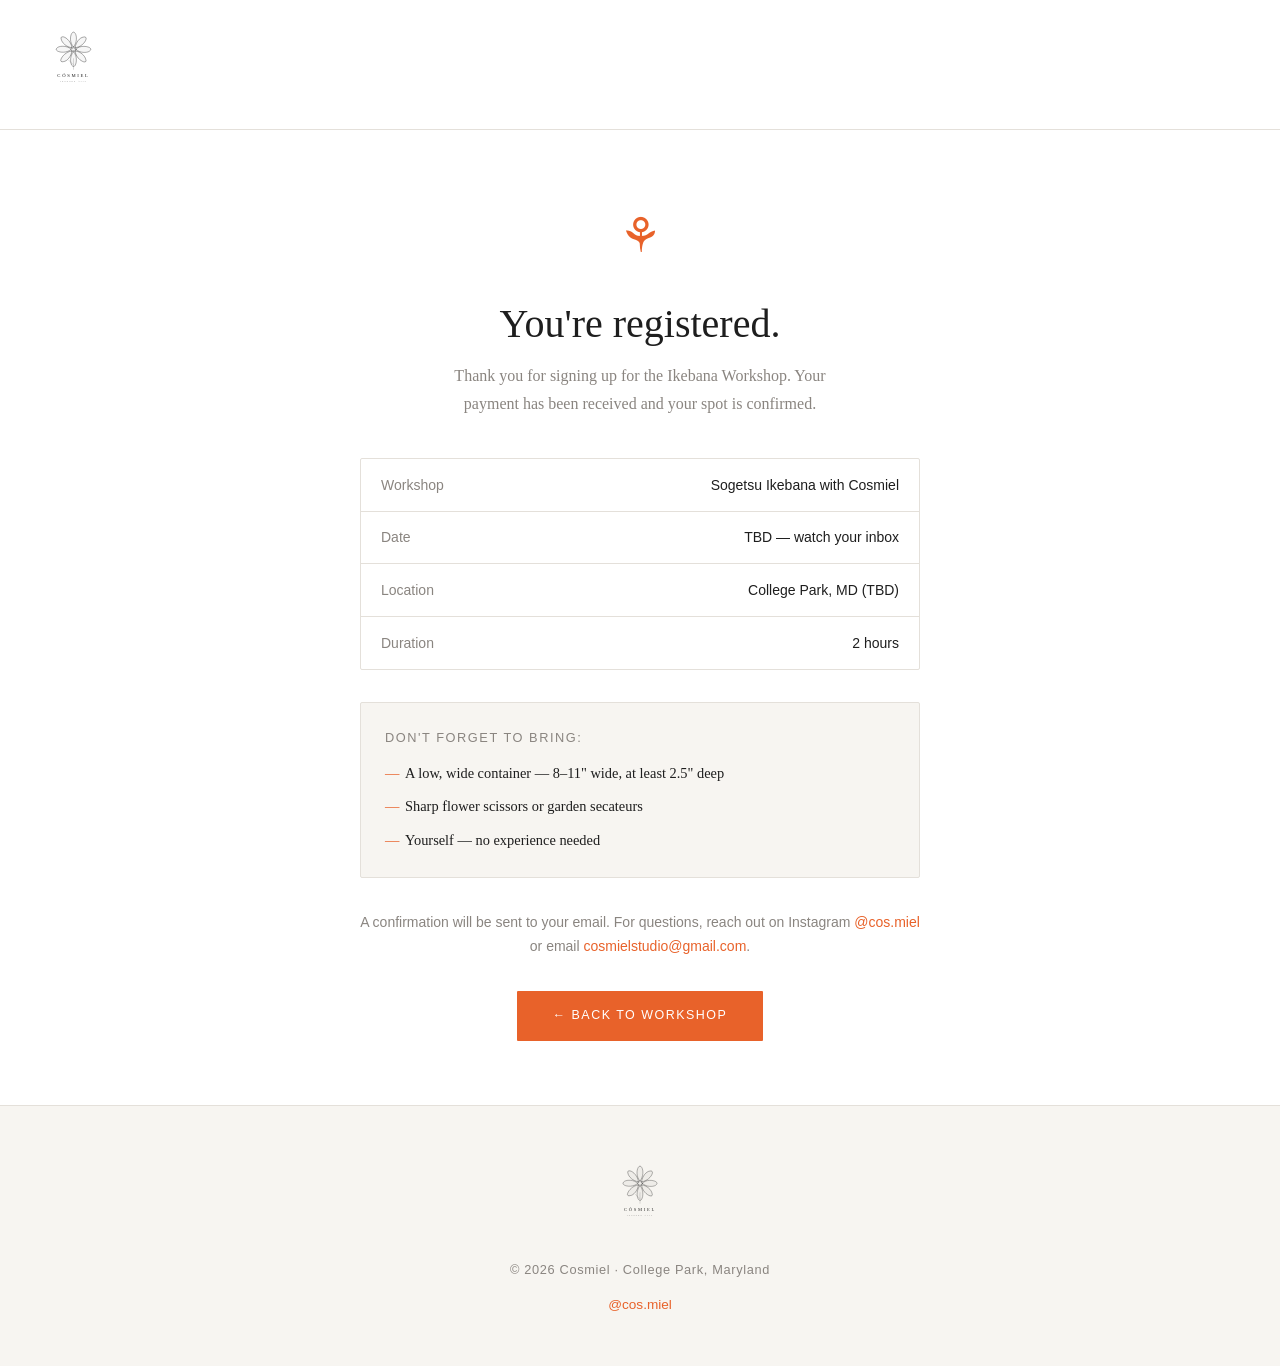
<file: confirmation.html>
<!DOCTYPE html>
<html lang="en">
<head>
  <meta charset="UTF-8" />
  <meta name="viewport" content="width=device-width, initial-scale=1.0" />
  <title>You're Registered — Cosmiel</title>
  <link rel="stylesheet" href="workshop.css" />
  <link rel="stylesheet" href="confirmation.css" />
</head>
<body>

  <header>
    <a href="index.html" class="logo-link">
      <img src="logo.svg" alt="Cosmiel logo" class="logo" />
    </a>
  </header>

  <main class="confirm-page">
    <div class="confirm-card">
      <div class="confirm-icon">⚘</div>
      <h1>You're registered.</h1>
      <p class="confirm-sub">Thank you for signing up for the Ikebana Workshop. Your payment has been received and your spot is confirmed.</p>

      <div class="confirm-details">
        <div class="summary-row">
          <span>Workshop</span>
          <span>Sogetsu Ikebana with Cosmiel</span>
        </div>
        <div class="summary-row">
          <span>Date</span>
          <span>TBD — watch your inbox</span>
        </div>
        <div class="summary-row">
          <span>Location</span>
          <span>College Park, MD (TBD)</span>
        </div>
        <div class="summary-row">
          <span>Duration</span>
          <span>2 hours</span>
        </div>
      </div>

      <div class="confirm-bring">
        <h3>Don't forget to bring:</h3>
        <ul>
          <li>A low, wide container — 8–11" wide, at least 2.5" deep</li>
          <li>Sharp flower scissors or garden secateurs</li>
          <li>Yourself — no experience needed</li>
        </ul>
      </div>

      <p class="confirm-note">A confirmation will be sent to your email. For questions, reach out on Instagram <a href="https://instagram.com/cos.miel" target="_blank">@cos.miel</a> or email <a href="mailto:cosmielstudio@gmail.com">cosmielstudio@gmail.com</a>.</p>

      <a href="workshop.html" class="btn-primary">← Back to Workshop</a>
    </div>
  </main>

  <footer>
    <img src="logo.svg" alt="Cosmiel" class="footer-logo" />
    <p>© 2026 Cosmiel · College Park, Maryland</p>
    <a href="https://instagram.com/cos.miel" target="_blank">@cos.miel</a>
  </footer>

</body>
</html>
</file>
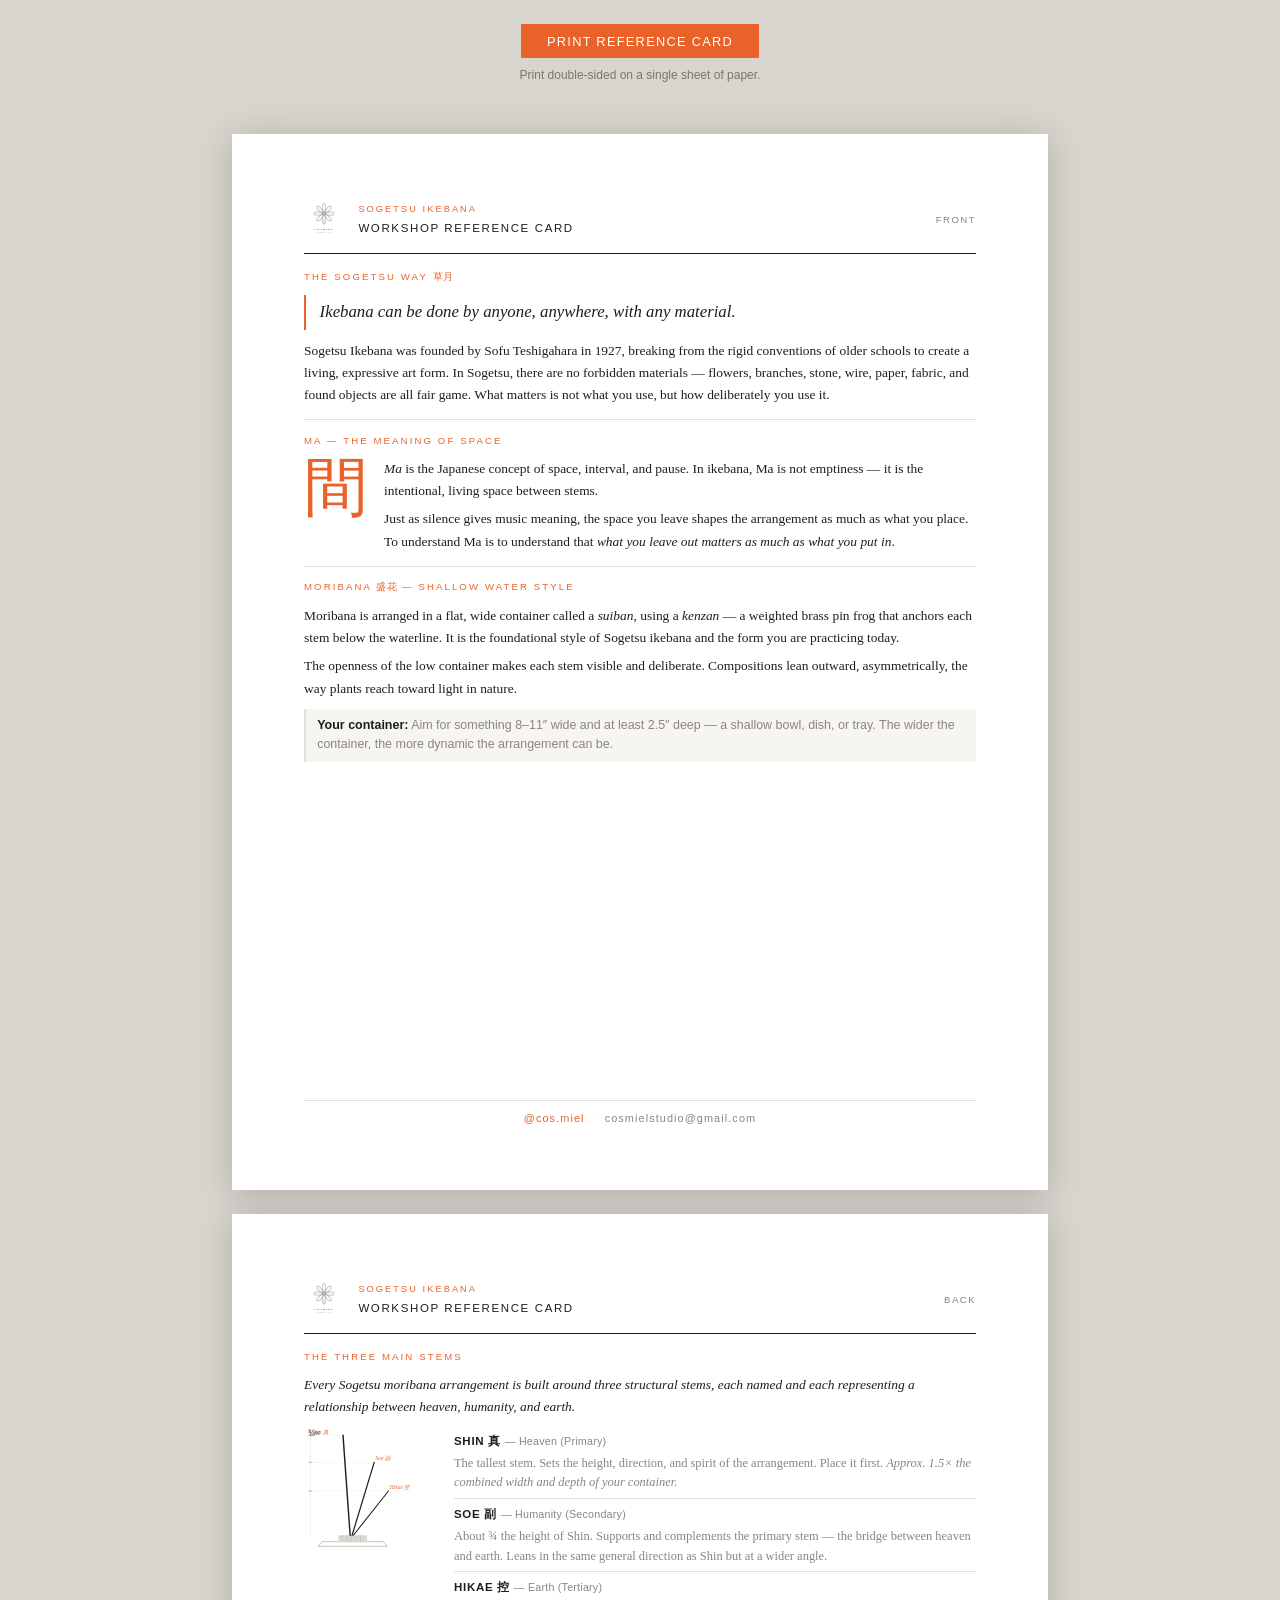
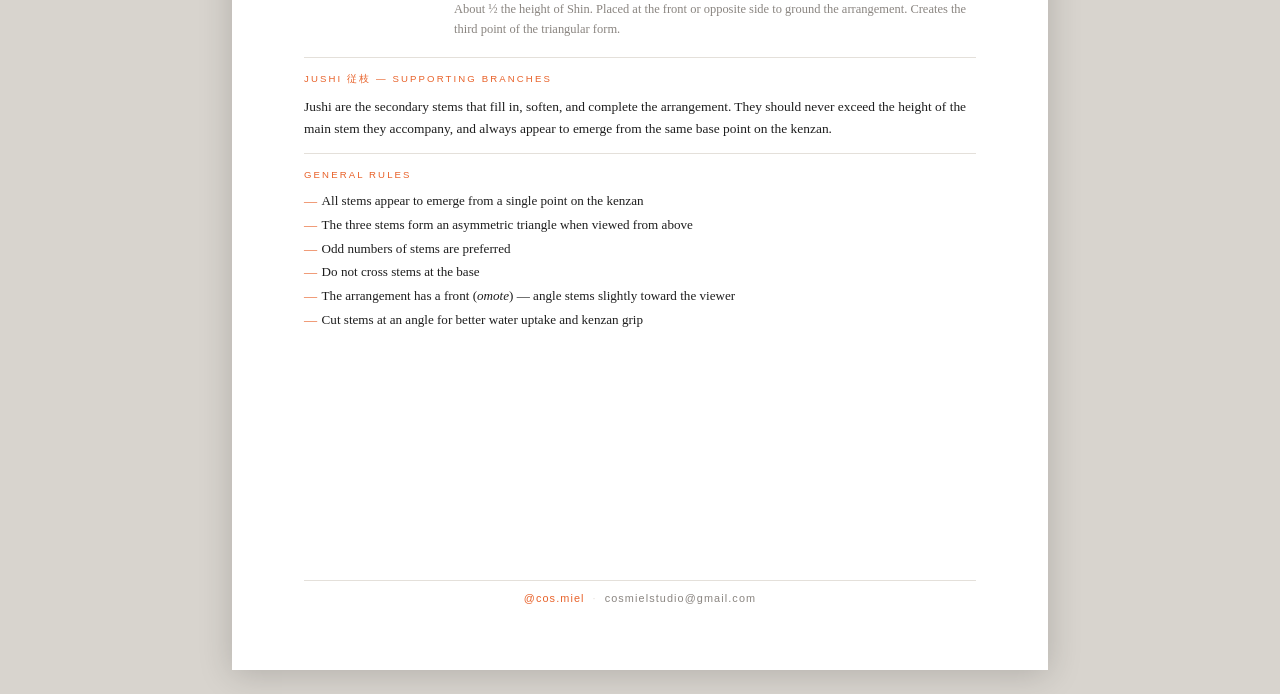
<file: reference-card.html>
<!DOCTYPE html>
<html lang="en">
<head>
  <meta charset="UTF-8" />
  <meta name="viewport" content="width=device-width, initial-scale=1.0" />
  <title>Sogetsu Ikebana Reference Card — Cosmiel</title>
  <link rel="stylesheet" href="reference-card.css" />
</head>
<body>

  <div class="screen-controls">
    <button onclick="window.print()">Print Reference Card</button>
    <p>Print double-sided on a single sheet of paper.</p>
  </div>

  <!-- FRONT -->
  <div class="card-page front">
    <header class="card-header">
      <img src="logo.svg" alt="Cosmiel" class="card-logo" />
      <div>
        <p class="card-eyebrow">Sogetsu Ikebana</p>
        <p class="card-subtitle">Workshop Reference Card</p>
      </div>
      <div class="card-header-rule"></div>
      <p class="card-side-label">Front</p>
    </header>

    <div class="card-body">

      <section class="card-section">
        <h2 class="section-heading">The Sogetsu Way <span class="kanji-inline">草月</span></h2>
        <blockquote class="principle">
          Ikebana can be done by anyone, anywhere, with any material.
        </blockquote>
        <p>Sogetsu Ikebana was founded by Sofu Teshigahara in 1927, breaking from the rigid conventions of older schools to create a living, expressive art form. In Sogetsu, there are no forbidden materials — flowers, branches, stone, wire, paper, fabric, and found objects are all fair game. What matters is not what you use, but how deliberately you use it.</p>
      </section>

      <div class="rule"></div>

      <section class="card-section ma-section">
        <h2 class="section-heading">Ma — The Meaning of Space</h2>
        <div class="ma-layout">
          <span class="kanji-large">間</span>
          <div>
            <p><em>Ma</em> is the Japanese concept of space, interval, and pause. In ikebana, Ma is not emptiness — it is the intentional, living space between stems.</p>
            <p>Just as silence gives music meaning, the space you leave shapes the arrangement as much as what you place. To understand Ma is to understand that <em>what you leave out matters as much as what you put in</em>.</p>
          </div>
        </div>
      </section>

      <div class="rule"></div>

      <section class="card-section">
        <h2 class="section-heading">Moribana <span class="kanji-inline">盛花</span> — Shallow Water Style</h2>
        <p>Moribana is arranged in a flat, wide container called a <em>suiban</em>, using a <em>kenzan</em> — a weighted brass pin frog that anchors each stem below the waterline. It is the foundational style of Sogetsu ikebana and the form you are practicing today.</p>
        <p>The openness of the low container makes each stem visible and deliberate. Compositions lean outward, asymmetrically, the way plants reach toward light in nature.</p>
        <div class="moribana-note">
          <strong>Your container:</strong> Aim for something 8–11&Prime; wide and at least 2.5&Prime; deep — a shallow bowl, dish, or tray. The wider the container, the more dynamic the arrangement can be.
        </div>
      </section>

    </div>

    <footer class="card-footer">
      <span class="footer-handle">@cos.miel</span>
      <span class="footer-dot">·</span>
      <span>cosmielstudio@gmail.com</span>
    </footer>
  </div>

  <!-- BACK -->
  <div class="card-page back">
    <header class="card-header">
      <img src="logo.svg" alt="Cosmiel" class="card-logo" />
      <div>
        <p class="card-eyebrow">Sogetsu Ikebana</p>
        <p class="card-subtitle">Workshop Reference Card</p>
      </div>
      <div class="card-header-rule"></div>
      <p class="card-side-label">Back</p>
    </header>

    <div class="card-body">

      <section class="card-section">
        <h2 class="section-heading">The Three Main Stems</h2>
        <p class="section-intro">Every Sogetsu moribana arrangement is built around three structural stems, each named and each representing a relationship between heaven, humanity, and earth.</p>

        <div class="stems-layout">

          <div class="stems-diagram">
            <svg viewBox="0 0 200 190" fill="none" xmlns="http://www.w3.org/2000/svg">
              <!-- Suiban container (side view) -->
              <line x1="28" y1="178" x2="122" y2="178" stroke="#c8c4bc" stroke-width="1.5" stroke-linecap="round"/>
              <line x1="22" y1="185" x2="128" y2="185" stroke="#c8c4bc" stroke-width="1.5" stroke-linecap="round"/>
              <line x1="28" y1="178" x2="22" y2="185" stroke="#c8c4bc" stroke-width="1.5"/>
              <line x1="122" y1="178" x2="128" y2="185" stroke="#c8c4bc" stroke-width="1.5"/>
              <!-- Kenzan (pin frog) -->
              <rect x="53" y="168" width="44" height="10" rx="1" fill="#dbd7d1"/>
              <line x1="59" y1="168" x2="59" y2="178" stroke="#b8b4ae" stroke-width="0.6"/>
              <line x1="66" y1="168" x2="66" y2="178" stroke="#b8b4ae" stroke-width="0.6"/>
              <line x1="73" y1="168" x2="73" y2="178" stroke="#b8b4ae" stroke-width="0.6"/>
              <line x1="80" y1="168" x2="80" y2="178" stroke="#b8b4ae" stroke-width="0.6"/>
              <line x1="87" y1="168" x2="87" y2="178" stroke="#b8b4ae" stroke-width="0.6"/>
              <!-- Dashed height reference lines -->
              <line x1="10" y1="14" x2="60" y2="14" stroke="#e4e0da" stroke-width="0.8" stroke-dasharray="2 2"/>
              <line x1="10" y1="56" x2="108" y2="56" stroke="#e4e0da" stroke-width="0.8" stroke-dasharray="2 2"/>
              <line x1="10" y1="100" x2="130" y2="100" stroke="#e4e0da" stroke-width="0.8" stroke-dasharray="2 2"/>
              <!-- Height axis -->
              <line x1="10" y1="14" x2="10" y2="168" stroke="#e4e0da" stroke-width="0.8"/>
              <line x1="7" y1="14" x2="13" y2="14" stroke="#8a8580" stroke-width="0.8"/>
              <line x1="7" y1="56" x2="13" y2="56" stroke="#8a8580" stroke-width="0.8"/>
              <line x1="7" y1="100" x2="13" y2="100" stroke="#8a8580" stroke-width="0.8"/>
              <!-- Shin — tallest, slight left lean -->
              <line x1="71" y1="168" x2="60" y2="14" stroke="#1e1e1e" stroke-width="2.2" stroke-linecap="round"/>
              <!-- Soe — 3/4 height, leans right -->
              <line x1="74" y1="168" x2="108" y2="56" stroke="#1e1e1e" stroke-width="1.9" stroke-linecap="round"/>
              <!-- Hikae — 1/2 height, more right -->
              <line x1="76" y1="168" x2="130" y2="100" stroke="#1e1e1e" stroke-width="1.6" stroke-linecap="round"/>
              <!-- Labels -->
              <text x="12" y="12" font-size="8.5" fill="#e8622a" font-family="Georgia, serif" font-style="italic">Shin 真</text>
              <text x="110" y="53" font-size="8.5" fill="#e8622a" font-family="Georgia, serif" font-style="italic">Soe 副</text>
              <text x="132" y="97" font-size="8.5" fill="#e8622a" font-family="Georgia, serif" font-style="italic">Hikae 控</text>
              <!-- Proportion labels -->
              <text x="14" y="13" font-size="0" fill="#8a8580">1</text>
            </svg>
            <div class="diagram-proportions">
              <span>1×</span>
              <span>¾×</span>
              <span>½×</span>
            </div>
          </div>

          <div class="stems-list">
            <div class="stem-item">
              <p class="stem-name">Shin 真 <span class="stem-role">— Heaven (Primary)</span></p>
              <p>The tallest stem. Sets the height, direction, and spirit of the arrangement. Place it first. <em>Approx. 1.5× the combined width and depth of your container.</em></p>
            </div>
            <div class="stem-divider"></div>
            <div class="stem-item">
              <p class="stem-name">Soe 副 <span class="stem-role">— Humanity (Secondary)</span></p>
              <p>About ¾ the height of Shin. Supports and complements the primary stem — the bridge between heaven and earth. Leans in the same general direction as Shin but at a wider angle.</p>
            </div>
            <div class="stem-divider"></div>
            <div class="stem-item">
              <p class="stem-name">Hikae 控 <span class="stem-role">— Earth (Tertiary)</span></p>
              <p>About ½ the height of Shin. Placed at the front or opposite side to ground the arrangement. Creates the third point of the triangular form.</p>
            </div>
          </div>

        </div>
      </section>

      <div class="rule"></div>

      <section class="card-section">
        <h2 class="section-heading">Jushi 従枝 — Supporting Branches</h2>
        <p>Jushi are the secondary stems that fill in, soften, and complete the arrangement. They should never exceed the height of the main stem they accompany, and always appear to emerge from the same base point on the kenzan.</p>
      </section>

      <div class="rule"></div>

      <section class="card-section">
        <h2 class="section-heading">General Rules</h2>
        <ul class="rules-list">
          <li>All stems appear to emerge from a single point on the kenzan</li>
          <li>The three stems form an asymmetric triangle when viewed from above</li>
          <li>Odd numbers of stems are preferred</li>
          <li>Do not cross stems at the base</li>
          <li>The arrangement has a front (<em>omote</em>) — angle stems slightly toward the viewer</li>
          <li>Cut stems at an angle for better water uptake and kenzan grip</li>
        </ul>
      </section>

    </div>

    <footer class="card-footer">
      <span class="footer-handle">@cos.miel</span>
      <span class="footer-dot">·</span>
      <span>cosmielstudio@gmail.com</span>
    </footer>
  </div>

</body>
</html>
</file>
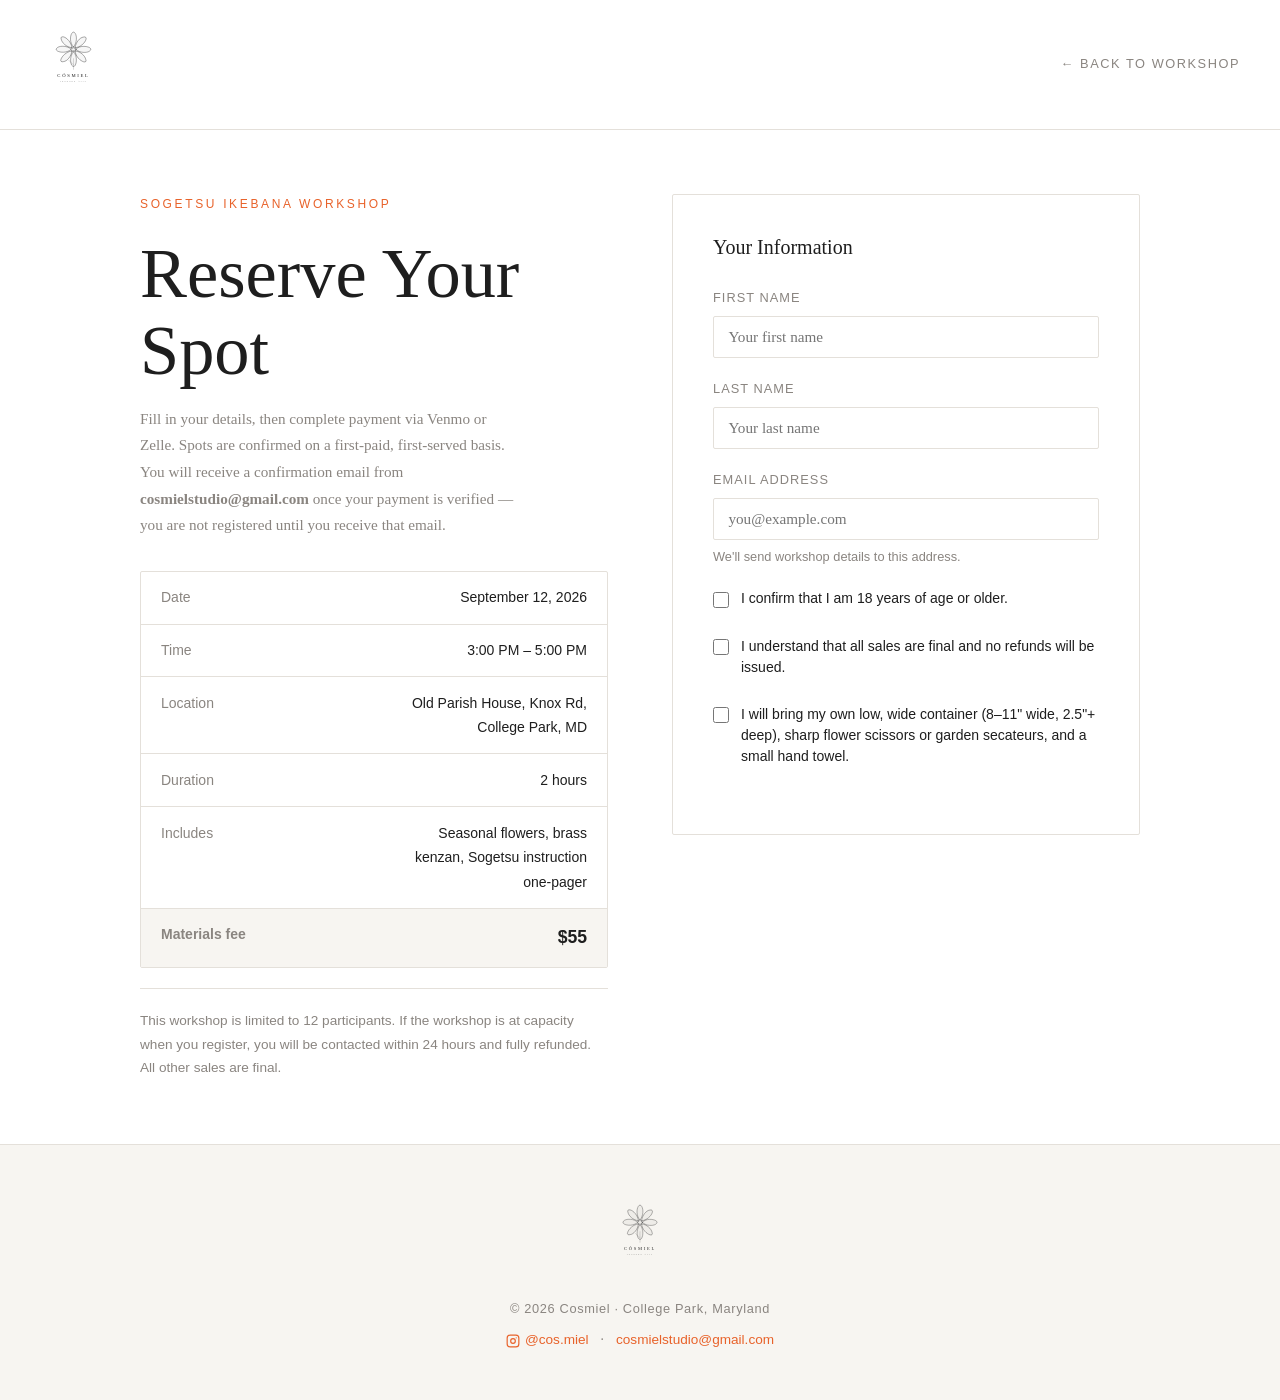
<file: register.html>
<!DOCTYPE html>
<html lang="en">
<head>
  <meta charset="UTF-8" />
  <meta name="viewport" content="width=device-width, initial-scale=1.0" />
  <title>Register — Ikebana Workshop — Cosmiel</title>
  <link rel="stylesheet" href="workshop.css" />
  <link rel="stylesheet" href="register.css" />
</head>
<body>

  <header>
    <a href="index.html" class="logo-link">
      <img src="logo.svg" alt="Cosmiel logo" class="logo" />
    </a>
    <nav>
      <a href="workshop.html">← Back to Workshop</a>
    </nav>
  </header>

  <main class="register-page">
    <div class="register-container">

      <div class="register-info">
        <p class="eyebrow">Sogetsu Ikebana Workshop</p>
        <h1>Reserve Your Spot</h1>
        <p class="register-sub">Fill in your details, then complete payment via Venmo or Zelle. Spots are confirmed on a first-paid, first-served basis. You will receive a confirmation email from <strong>cosmielstudio@gmail.com</strong> once your payment is verified — you are not registered until you receive that email.</p>

        <div class="summary-card">
          <div class="summary-row">
            <span>Date</span>
            <span>September 12, 2026</span>
          </div>
          <div class="summary-row">
            <span>Time</span>
            <span>3:00 PM – 5:00 PM</span>
          </div>
          <div class="summary-row">
            <span>Location</span>
            <span>Old Parish House, Knox Rd, College Park, MD</span>
          </div>
          <div class="summary-row">
            <span>Duration</span>
            <span>2 hours</span>
          </div>
          <div class="summary-row">
            <span>Includes</span>
            <span>Seasonal flowers, brass kenzan, Sogetsu instruction one-pager</span>
          </div>
          <div class="summary-row total">
            <span>Materials fee</span>
            <span>$55</span>
          </div>
        </div>

        <p class="refund-note">This workshop is limited to 12 participants. If the workshop is at capacity when you register, you will be contacted within 24 hours and fully refunded. All other sales are final.</p>
      </div>

      <div class="register-form-wrap">
        <form id="register-form" onsubmit="handleSubmit(event)">
          <h2>Your Information</h2>

          <div class="field">
            <label for="first-name">First name</label>
            <input type="text" id="first-name" name="first-name" required placeholder="Your first name" />
          </div>

          <div class="field">
            <label for="last-name">Last name</label>
            <input type="text" id="last-name" name="last-name" required placeholder="Your last name" />
          </div>

          <div class="field">
            <label for="email">Email address</label>
            <input type="email" id="email" name="email" required placeholder="you@example.com" />
            <span class="field-hint">We'll send workshop details to this address.</span>
          </div>

          <div class="field checkbox-field">
            <input type="checkbox" id="age-confirm" name="age-confirm" required />
            <label for="age-confirm">I confirm that I am 18 years of age or older.</label>
          </div>

          <div class="field checkbox-field">
            <input type="checkbox" id="refund-confirm" name="refund-confirm" required />
            <label for="refund-confirm">I understand that all sales are final and no refunds will be issued.</label>
          </div>

          <div class="field checkbox-field">
            <input type="checkbox" id="bring-confirm" name="bring-confirm" required />
            <label for="bring-confirm">I will bring my own low, wide container (8–11" wide, 2.5"+ deep), sharp flower scissors or garden secateurs, and a small hand towel.</label>
          </div>

        </form>
      </div>

    </div>
  </main>

  <footer>
    <img src="logo.svg" alt="Cosmiel" class="footer-logo" />
    <p>© 2026 Cosmiel · College Park, Maryland</p>
    <div class="footer-links">
      <a href="https://instagram.com/cos.miel" target="_blank">
        <svg xmlns="http://www.w3.org/2000/svg" width="14" height="14" viewBox="0 0 24 24" fill="none" stroke="currentColor" stroke-width="2" stroke-linecap="round" stroke-linejoin="round" style="vertical-align:middle;margin-right:5px"><rect x="2" y="2" width="20" height="20" rx="5" ry="5"/><circle cx="12" cy="12" r="4"/><circle cx="17.5" cy="6.5" r="1" fill="currentColor" stroke="none"/></svg>@cos.miel
      </a>
      <span class="footer-divider">·</span>
      <a href="mailto:cosmielstudio@gmail.com">cosmielstudio@gmail.com</a>
    </div>
  </footer>

  <script>
    function handleSubmit(e) {
      e.preventDefault();
    }
  </script>

</body>
</html>
</file>
<file: workshop.css>
:root {
  --cream: #ffffff;
  --warm-white: #f7f5f1;
  --stone: #eeebe5;
  --bark: #1e1e1e;
  --gold: #e8622a;
  --gold-light: #f0845a;
  --text: #1e1e1e;
  --muted: #8a8580;
  --border: #e4e0da;
}

* {
  box-sizing: border-box;
  margin: 0;
  padding: 0;
}

body {
  font-family: Georgia, "Times New Roman", serif;
  background: var(--cream);
  color: var(--text);
  line-height: 1.75;
}

a {
  color: var(--text);
  text-decoration: none;
}

/* HEADER */
header {
  display: flex;
  align-items: center;
  justify-content: space-between;
  padding: 1.25rem 2.5rem;
  background: var(--cream);
  border-bottom: 1px solid var(--border);
  position: sticky;
  top: 0;
  z-index: 100;
}

.logo {
  height: 80px;
  width: auto;
}

nav {
  display: flex;
  align-items: center;
  gap: 2.5rem;
  font-size: 0.8rem;
  letter-spacing: 0.12em;
  text-transform: uppercase;
  font-family: -apple-system, sans-serif;
}

nav a {
  color: var(--muted);
  transition: color 0.2s;
}

nav a:hover {
  color: var(--text);
}

.nav-cta {
  background: var(--gold);
  color: #fff !important;
  padding: 0.55rem 1.4rem;
  border-radius: 1px;
  letter-spacing: 0.1em;
  font-size: 0.75rem;
}

.nav-cta:hover {
  background: var(--gold-light);
}

/* HERO */
.hero {
  display: grid;
  grid-template-columns: 1fr 1fr;
  min-height: 90vh;
  max-width: 100%;
  margin: 0;
  padding: 5rem 6rem;
  gap: 5rem;
  align-items: center;
  background: var(--cream);
}

.eyebrow {
  font-size: 0.75rem;
  letter-spacing: 0.22em;
  text-transform: uppercase;
  color: var(--gold);
  margin-bottom: 1.25rem;
  font-family: -apple-system, sans-serif;
}

h1 {
  font-size: clamp(2.8rem, 5.5vw, 5rem);
  font-weight: normal;
  line-height: 1.1;
  color: var(--text);
  margin-bottom: 1.5rem;
}

.hero-sub {
  color: var(--muted);
  font-size: 1rem;
  max-width: 400px;
  margin-bottom: 2rem;
  font-family: -apple-system, sans-serif;
  line-height: 1.7;
}

.hero-meta {
  display: flex;
  flex-wrap: wrap;
  gap: 0.75rem;
  margin-bottom: 2.5rem;
  font-size: 0.8rem;
  font-family: -apple-system, sans-serif;
  color: var(--muted);
}

.hero-meta span {
  border: 1px solid var(--border);
  padding: 0.35rem 0.9rem;
  border-radius: 1px;
  letter-spacing: 0.06em;
}

.btn-primary {
  display: inline-block;
  background: var(--gold);
  color: #fff;
  padding: 0.9rem 2.25rem;
  letter-spacing: 0.12em;
  font-size: 0.78rem;
  font-family: -apple-system, sans-serif;
  text-transform: uppercase;
  transition: background 0.2s;
  border-radius: 1px;
}

.btn-primary:hover {
  background: var(--gold-light);
  color: #fff;
}

.hero-image {
  display: flex;
  align-items: center;
  justify-content: center;
}

.carousel {
  position: relative;
  width: 100%;
  max-width: 480px;
}

.carousel-track {
  aspect-ratio: 3/4;
  overflow: hidden;
  position: relative;
}

.carousel-track img {
  position: absolute;
  inset: 0;
  width: 100%;
  height: 100%;
  object-fit: cover;
  opacity: 0;
  transition: opacity 0.5s ease;
}

.carousel-track img.active {
  opacity: 1;
}

.carousel-btn {
  position: absolute;
  top: 50%;
  transform: translateY(-50%);
  background: rgba(255,255,255,0.85);
  border: none;
  width: 36px;
  height: 36px;
  border-radius: 50%;
  font-size: 1rem;
  cursor: pointer;
  display: flex;
  align-items: center;
  justify-content: center;
  transition: background 0.2s;
  z-index: 2;
  color: var(--text);
}

.carousel-btn:hover {
  background: white;
}

.carousel-btn.prev { left: 0.75rem; }
.carousel-btn.next { right: 0.75rem; }

.carousel-dots {
  display: flex;
  justify-content: center;
  gap: 6px;
  margin-top: 0.85rem;
}

.carousel-dots span {
  width: 6px;
  height: 6px;
  border-radius: 50%;
  background: var(--border);
  cursor: pointer;
  transition: background 0.2s;
}

.carousel-dots span.active {
  background: var(--gold);
}

.photo-placeholder {
  width: 100%;
  aspect-ratio: 3/4;
  background: var(--warm-white);
  border: 1px dashed var(--border);
  display: flex;
  flex-direction: column;
  align-items: center;
  justify-content: center;
  color: var(--muted);
  font-family: -apple-system, sans-serif;
  font-size: 0.875rem;
  text-align: center;
  max-width: 420px;
}

.photo-placeholder span {
  font-size: 1rem;
  color: var(--text);
  margin-bottom: 0.5rem;
}

/* SECTIONS */
.container {
  max-width: 960px;
  margin: 0 auto;
  padding: 5.5rem 2.5rem;
}

h2 {
  font-size: clamp(1.8rem, 3vw, 2.8rem);
  font-weight: normal;
  color: var(--text);
  margin-bottom: 1.5rem;
  line-height: 1.2;
}

.about p {
  margin-bottom: 1.25rem;
  color: var(--text);
  max-width: 680px;
  font-size: 1.05rem;
}

.about a {
  color: var(--gold);
  font-weight: bold;
  border-bottom: 1px solid var(--gold);
  padding-bottom: 1px;
}

.kanji {
  font-size: 1.2em;
  color: var(--gold);
  letter-spacing: 0.05em;
}

/* DETAILS GRID */
.details {
  background: var(--warm-white);
  border-top: 1px solid var(--border);
  border-bottom: 1px solid var(--border);
}

.details-grid {
  display: grid;
  grid-template-columns: repeat(auto-fit, minmax(220px, 1fr));
  gap: 1.5rem;
  margin-top: 2rem;
}

.detail-card {
  background: var(--cream);
  border: 1px solid var(--border);
  padding: 1.5rem;
}

.detail-icon {
  font-size: 1.3rem;
  color: var(--gold);
  margin-bottom: 0.75rem;
}

.detail-card h3 {
  font-size: 0.7rem;
  letter-spacing: 0.18em;
  text-transform: uppercase;
  font-family: -apple-system, sans-serif;
  color: var(--muted);
  margin-bottom: 0.5rem;
}

.detail-card p {
  font-size: 0.95rem;
  color: var(--text);
}

.detail-card a {
  color: var(--gold);
}

/* MATERIALS */
.materials-sub {
  color: var(--muted);
  margin-bottom: 2rem;
  font-size: 0.95rem;
  font-family: -apple-system, sans-serif;
}

.materials-list {
  list-style: none;
  display: flex;
  flex-direction: column;
  gap: 1.5rem;
  margin-bottom: 2rem;
}

.materials-list li {
  display: flex;
  gap: 1.5rem;
  align-items: flex-start;
}

.material-icon {
  flex-shrink: 0;
  width: 48px;
  height: 48px;
  color: var(--gold);
}

.dot {
  display: none;
}

.materials-list strong {
  display: block;
  margin-bottom: 0.25rem;
  color: var(--text);
}

.materials-list p {
  color: var(--muted);
  font-size: 0.9rem;
  margin: 0;
  font-family: -apple-system, sans-serif;
}

.materials-list a {
  color: var(--gold);
}

.refund-note {
  font-size: 0.85rem;
  color: var(--muted);
  font-family: -apple-system, sans-serif;
  border-top: 1px solid var(--border);
  padding-top: 1.25rem;
}

/* WHAT TO BRING */
.bring {
  background: var(--warm-white);
  border-top: 1px solid var(--border);
  border-bottom: 1px solid var(--border);
}

.two-col {
  display: grid;
  grid-template-columns: 1fr 1fr;
  gap: 5rem;
  align-items: start;
}

.bring-list {
  list-style: none;
  display: flex;
  flex-direction: column;
  gap: 1rem;
  margin-bottom: 1.25rem;
}

.bring-list li {
  padding-left: 1.25rem;
  position: relative;
  color: var(--text);
  font-family: -apple-system, sans-serif;
  font-size: 0.95rem;
}

.bring-list li::before {
  content: "—";
  position: absolute;
  left: 0;
  color: var(--gold);
}

.bring-note {
  font-size: 0.875rem;
  color: var(--muted);
  font-style: italic;
  font-family: -apple-system, sans-serif;
}

.bring-list a {
  color: var(--gold);
  font-family: -apple-system, sans-serif;
  font-size: 0.8rem;
  letter-spacing: 0.06em;
  border-bottom: 1px solid var(--gold);
  padding-bottom: 1px;
  white-space: nowrap;
}

.suiban-link {
  display: inline-block;
  margin-top: 0.4rem;
  color: var(--gold) !important;
  font-family: -apple-system, sans-serif;
  font-size: 0.8rem;
  letter-spacing: 0.05em;
  border-bottom: 1px solid var(--gold) !important;
  padding-bottom: 1px;
}

/* INSTRUCTOR */
.instructor-card {
  background: var(--cream);
  border: 1px solid var(--border);
  padding: 2rem;
}

.instructor-logo {
  height: 80px;
  margin-bottom: 1.25rem;
  display: block;
}

.instructor-card p {
  font-size: 0.95rem;
  color: var(--text);
  margin-bottom: 1.25rem;
  font-family: -apple-system, sans-serif;
  line-height: 1.7;
}

.instructor-card a {
  color: var(--gold);
  border-bottom: 1px solid var(--gold);
  padding-bottom: 1px;
}

.instagram-link {
  font-size: 0.8rem;
  letter-spacing: 0.1em;
  font-family: -apple-system, sans-serif;
  color: var(--gold);
  border-bottom: 1px solid var(--gold-light);
  padding-bottom: 1px;
}

/* COMING SOON */
.coming-soon {
  background: var(--warm-white);
  border-top: 1px solid var(--border);
  border-bottom: 1px solid var(--border);
}

.coming-soon-sub {
  color: var(--muted);
  font-family: -apple-system, sans-serif;
  font-size: 0.95rem;
  max-width: 560px;
  margin-bottom: 2.5rem;
}

.coming-soon-grid {
  display: grid;
  grid-template-columns: repeat(auto-fit, minmax(200px, 1fr));
  gap: 1.25rem;
  margin-bottom: 2rem;
}

.coming-soon-card {
  background: var(--cream);
  border: 1px solid var(--border);
  padding: 1.5rem;
  border-radius: 2px;
}

.coming-tag {
  display: inline-block;
  font-size: 0.68rem;
  letter-spacing: 0.12em;
  text-transform: uppercase;
  font-family: -apple-system, sans-serif;
  color: var(--gold);
  border: 1px solid var(--gold);
  padding: 0.2rem 0.6rem;
  border-radius: 1px;
  margin-bottom: 0.85rem;
}

.coming-soon-card h3 {
  font-size: 1rem;
  font-weight: normal;
  color: var(--text);
  margin-bottom: 0.5rem;
}

.coming-soon-card p {
  font-size: 0.85rem;
  color: var(--muted);
  font-family: -apple-system, sans-serif;
  line-height: 1.6;
}

.coming-soon-follow {
  font-size: 0.85rem;
  color: var(--muted);
  font-family: -apple-system, sans-serif;
}

.coming-soon-follow a {
  color: var(--gold);
  border-bottom: 1px solid var(--gold);
  padding-bottom: 1px;
}

/* CTA */
.cta-section {
  background: var(--gold);
}

.cta-section h2 {
  color: #fff;
}

.cta-section .text-center p {
  color: rgba(255,255,255,0.8);
  margin-bottom: 2rem;
  font-family: -apple-system, sans-serif;
}

.cta-section .btn-primary {
  background: #fff;
  color: var(--gold);
}

.cta-section .btn-primary:hover {
  background: rgba(255,255,255,0.9);
  color: var(--gold);
}

.text-center {
  text-align: center;
}

/* FOOTER */
footer {
  background: var(--warm-white);
  border-top: 1px solid var(--border);
  color: var(--text);
  text-align: center;
  padding: 3rem 2rem;
}

.footer-logo {
  height: 80px;
  margin-bottom: 1rem;
  opacity: 0.9;
}

footer p {
  font-size: 0.8rem;
  color: var(--muted);
  font-family: -apple-system, sans-serif;
  margin-bottom: 0.5rem;
  letter-spacing: 0.05em;
}

footer a {
  font-size: 0.85rem;
  color: var(--gold);
  font-family: -apple-system, sans-serif;
}

.footer-links {
  display: flex;
  align-items: center;
  justify-content: center;
  gap: 0.75rem;
  flex-wrap: wrap;
}

.footer-divider {
  color: var(--muted);
  font-size: 0.85rem;
}

.instructor-links {
  display: flex;
  flex-direction: column;
  gap: 0.5rem;
}

/* RESPONSIVE */
@media (max-width: 900px) {
  .hero {
    grid-template-columns: 1fr;
    min-height: auto;
    padding: 3.5rem 2rem;
    gap: 2.5rem;
  }

  .two-col {
    grid-template-columns: 1fr;
    gap: 2.5rem;
  }

  .container {
    padding: 3.5rem 1.5rem;
  }

  header {
    padding: 1rem 1.5rem;
  }

  nav {
    gap: 1.25rem;
  }
}
</file>
<file: confirmation.css>
.confirm-page {
  min-height: calc(100vh - 80px);
  display: flex;
  align-items: center;
  justify-content: center;
  padding: 4rem 2rem;
  background: var(--cream);
}

.confirm-card {
  max-width: 560px;
  width: 100%;
  text-align: center;
}

.confirm-icon {
  font-size: 3rem;
  color: var(--gold);
  margin-bottom: 1.5rem;
}

.confirm-card h1 {
  font-size: 2.5rem;
  margin-bottom: 1rem;
}

.confirm-sub {
  color: var(--muted);
  margin-bottom: 2.5rem;
  max-width: 420px;
  margin-left: auto;
  margin-right: auto;
}

.confirm-details {
  border: 1px solid var(--border);
  border-radius: 2px;
  overflow: hidden;
  margin-bottom: 2rem;
  text-align: left;
}

.summary-row {
  display: flex;
  justify-content: space-between;
  gap: 1rem;
  padding: 0.85rem 1.25rem;
  border-bottom: 1px solid var(--border);
  font-size: 0.875rem;
  font-family: -apple-system, sans-serif;
}

.summary-row:last-child {
  border-bottom: none;
}

.summary-row span:first-child {
  color: var(--muted);
}

.confirm-bring {
  background: var(--warm-white);
  border: 1px solid var(--border);
  border-radius: 2px;
  padding: 1.5rem;
  text-align: left;
  margin-bottom: 2rem;
}

.confirm-bring h3 {
  font-size: 0.8rem;
  letter-spacing: 0.12em;
  text-transform: uppercase;
  font-family: -apple-system, sans-serif;
  color: var(--muted);
  margin-bottom: 0.75rem;
  font-weight: normal;
}

.confirm-bring ul {
  list-style: none;
  padding: 0;
  display: flex;
  flex-direction: column;
  gap: 0.5rem;
}

.confirm-bring li {
  font-size: 0.9rem;
  color: var(--text);
  padding-left: 1.25rem;
  position: relative;
}

.confirm-bring li::before {
  content: "—";
  position: absolute;
  left: 0;
  color: var(--gold);
}

.confirm-note {
  font-size: 0.875rem;
  color: var(--muted);
  margin-bottom: 2rem;
  font-family: -apple-system, sans-serif;
}

.confirm-note a {
  color: var(--gold);
}
</file>
<file: reference-card.css>
:root {
  --cream: #ffffff;
  --warm-white: #f7f5f1;
  --gold: #e8622a;
  --gold-light: #f0845a;
  --text: #1e1e1e;
  --muted: #8a8580;
  --border: #e4e0da;
}

* {
  box-sizing: border-box;
  margin: 0;
  padding: 0;
}

body {
  font-family: Georgia, "Times New Roman", serif;
  background: #d8d4ce;
  color: var(--text);
  line-height: 1.65;
}

/* SCREEN CONTROLS */
.screen-controls {
  text-align: center;
  padding: 1.5rem;
  font-family: -apple-system, sans-serif;
}

.screen-controls button {
  background: var(--gold);
  color: white;
  border: none;
  padding: 0.6rem 1.6rem;
  font-size: 0.8rem;
  letter-spacing: 0.1em;
  text-transform: uppercase;
  cursor: pointer;
  border-radius: 1px;
  font-family: -apple-system, sans-serif;
  margin-bottom: 0.5rem;
}

.screen-controls button:hover {
  background: var(--gold-light);
}

.screen-controls p {
  font-size: 0.75rem;
  color: #7a7670;
}

/* CARD PAGE */
.card-page {
  width: 8.5in;
  min-height: 11in;
  background: var(--cream);
  margin: 1.5rem auto;
  padding: 0.65in 0.75in;
  display: flex;
  flex-direction: column;
  box-shadow: 0 4px 32px rgba(0,0,0,0.18);
}

/* HEADER */
.card-header {
  display: flex;
  align-items: center;
  gap: 0.9rem;
  padding-bottom: 0.55rem;
  border-bottom: 1.5px solid var(--text);
  margin-bottom: 0.95rem;
}

.card-logo {
  height: 48px;
  width: auto;
  flex-shrink: 0;
}

.card-eyebrow {
  font-size: 0.58rem;
  letter-spacing: 0.22em;
  text-transform: uppercase;
  font-family: -apple-system, sans-serif;
  color: var(--gold);
  margin-bottom: 0.1rem;
}

.card-subtitle {
  font-size: 0.72rem;
  letter-spacing: 0.14em;
  text-transform: uppercase;
  font-family: -apple-system, sans-serif;
  color: var(--text);
}

.card-header-rule {
  flex: 1;
}

.card-side-label {
  font-size: 0.6rem;
  letter-spacing: 0.15em;
  text-transform: uppercase;
  font-family: -apple-system, sans-serif;
  color: var(--muted);
}

/* BODY */
.card-body {
  flex: 1;
  display: flex;
  flex-direction: column;
}

.rule {
  height: 1px;
  background: var(--border);
  margin: 0.8rem 0;
}

/* SECTIONS */
.card-section {
  /* no extra margin — rule handles spacing */
}

.section-heading {
  font-size: 0.6rem;
  letter-spacing: 0.22em;
  text-transform: uppercase;
  font-family: -apple-system, sans-serif;
  color: var(--gold);
  font-weight: normal;
  margin-bottom: 0.55rem;
}

.section-intro {
  font-size: 0.82rem;
  color: var(--muted);
  font-style: italic;
  margin-bottom: 0.55rem;
  line-height: 1.6;
}

.card-section p {
  font-size: 0.84rem;
  line-height: 1.65;
  color: var(--text);
  margin-bottom: 0.4rem;
}

.card-section p:last-child {
  margin-bottom: 0;
}

/* PRINCIPLE QUOTE */
.principle {
  font-size: 1.05rem;
  font-style: italic;
  color: var(--text);
  border-left: 2px solid var(--gold);
  padding: 0.35rem 0 0.35rem 0.85rem;
  margin: 0 0 0.6rem 0;
  line-height: 1.45;
}

/* KANJI */
.kanji-inline {
  color: var(--gold);
  font-size: 1.05em;
  letter-spacing: 0.04em;
  font-family: "Hiragino Mincho ProN", "Yu Mincho", "MS Mincho", Georgia, serif;
}

/* MA SECTION */
.ma-layout {
  display: flex;
  gap: 1rem;
  align-items: flex-start;
}

.kanji-large {
  font-size: 4rem;
  color: var(--gold);
  line-height: 1;
  flex-shrink: 0;
  font-family: "Hiragino Mincho ProN", "Yu Mincho", "MS Mincho", Georgia, serif;
  margin-top: -0.1rem;
}

/* MORIBANA NOTE */
.moribana-note {
  margin-top: 0.55rem;
  background: var(--warm-white);
  border-left: 2px solid var(--border);
  padding: 0.45rem 0.7rem;
  font-size: 0.78rem;
  color: var(--muted);
  font-family: -apple-system, sans-serif;
  line-height: 1.55;
}

.moribana-note strong {
  color: var(--text);
}

/* STEMS LAYOUT */
.stems-layout {
  display: flex;
  gap: 1.25rem;
  align-items: flex-start;
  margin-top: 0.5rem;
}

.stems-diagram {
  flex-shrink: 0;
  width: 130px;
  position: relative;
}

.stems-diagram svg {
  width: 100%;
  height: auto;
  display: block;
}

.diagram-proportions {
  display: flex;
  flex-direction: column;
  position: absolute;
  left: 4px;
  top: 0;
  gap: 0;
  font-family: -apple-system, sans-serif;
  font-size: 0.55rem;
  color: var(--muted);
  pointer-events: none;
}

.diagram-proportions span {
  position: absolute;
}

.diagram-proportions span:nth-child(1) { top: 6%; }
.diagram-proportions span:nth-child(2) { top: 28%; }
.diagram-proportions span:nth-child(3) { top: 50%; }

.stems-list {
  flex: 1;
  display: flex;
  flex-direction: column;
}

.stem-item {
  padding: 0.35rem 0;
}

.stem-divider {
  height: 1px;
  background: var(--border);
}

.stem-name {
  font-family: -apple-system, sans-serif;
  font-size: 0.72rem !important;
  font-weight: 600 !important;
  letter-spacing: 0.06em;
  color: var(--text) !important;
  text-transform: uppercase;
  margin-bottom: 0.2rem !important;
}

.stem-role {
  font-weight: normal;
  color: var(--muted);
  text-transform: none;
  font-size: 0.67rem;
  letter-spacing: 0.02em;
}

.stem-item p:not(.stem-name) {
  font-size: 0.78rem !important;
  color: var(--muted) !important;
  line-height: 1.55 !important;
  margin-bottom: 0 !important;
}

/* RULES LIST */
.rules-list {
  list-style: none;
  margin-top: 0.35rem;
  display: flex;
  flex-direction: column;
  gap: 0.25rem;
}

.rules-list li {
  font-size: 0.82rem;
  color: var(--text);
  padding-left: 1.1rem;
  position: relative;
  line-height: 1.5;
}

.rules-list li::before {
  content: "—";
  position: absolute;
  left: 0;
  color: var(--gold);
}

/* FOOTER */
.card-footer {
  border-top: 1px solid var(--border);
  padding-top: 0.55rem;
  margin-top: 0.9rem;
  text-align: center;
  font-family: -apple-system, sans-serif;
  font-size: 0.68rem;
  letter-spacing: 0.1em;
  color: var(--muted);
  display: flex;
  align-items: center;
  justify-content: center;
  gap: 0.5rem;
}

.footer-handle {
  color: var(--gold);
}

.footer-dot {
  color: var(--border);
}

/* PRINT */
@media print {
  body {
    background: white;
  }

  .screen-controls {
    display: none;
  }

  .card-page {
    width: 100%;
    min-height: 0;
    height: 100vh;
    margin: 0;
    padding: 0.65in 0.75in;
    box-shadow: none;
    page-break-after: always;
  }

  .card-page.back {
    page-break-after: avoid;
  }

  @page {
    size: letter;
    margin: 0;
  }
}
</file>
<file: register.css>
.register-page {
  min-height: calc(100vh - 80px);
  padding: 4rem 2.5rem;
  background: var(--cream);
}

.register-container {
  max-width: 1000px;
  margin: 0 auto;
  display: grid;
  grid-template-columns: 1fr 1fr;
  gap: 4rem;
  align-items: start;
}

.register-info h1 {
  margin-bottom: 1rem;
}

.register-sub {
  color: var(--muted);
  font-size: 0.95rem;
  margin-bottom: 2rem;
  max-width: 380px;
}

.summary-card {
  border: 1px solid var(--border);
  border-radius: 2px;
  overflow: hidden;
  margin-bottom: 1.25rem;
}

.summary-row {
  display: flex;
  justify-content: space-between;
  gap: 1rem;
  padding: 0.85rem 1.25rem;
  border-bottom: 1px solid var(--border);
  font-size: 0.875rem;
  font-family: -apple-system, sans-serif;
}

.summary-row:last-child {
  border-bottom: none;
}

.summary-row span:first-child {
  color: var(--muted);
}

.summary-row span:last-child {
  color: var(--text);
  text-align: right;
  max-width: 200px;
}

.summary-row.total {
  background: var(--warm-white);
  font-weight: 600;
}

.summary-row.total span:last-child {
  color: var(--bark);
  font-size: 1.1rem;
}

/* FORM */
.register-form-wrap {
  background: white;
  border: 1px solid var(--border);
  border-radius: 2px;
  padding: 2.5rem;
}

.register-form-wrap h2 {
  font-size: 1.25rem;
  margin-bottom: 1.75rem;
}

.field {
  margin-bottom: 1.25rem;
}

.field label {
  display: block;
  font-size: 0.8rem;
  letter-spacing: 0.08em;
  text-transform: uppercase;
  font-family: -apple-system, sans-serif;
  color: var(--muted);
  margin-bottom: 0.4rem;
}

.field input[type="text"],
.field input[type="email"] {
  width: 100%;
  padding: 0.7rem 0.9rem;
  border: 1px solid var(--border);
  border-radius: 2px;
  font-size: 0.95rem;
  font-family: Georgia, serif;
  color: var(--text);
  background: var(--cream);
  transition: border-color 0.2s;
  outline: none;
}

.field input:focus {
  border-color: var(--gold);
}

.field-hint {
  font-size: 0.8rem;
  color: var(--muted);
  font-family: -apple-system, sans-serif;
  margin-top: 0.35rem;
  display: block;
}

.checkbox-field {
  display: flex;
  gap: 0.75rem;
  align-items: flex-start;
}

.checkbox-field input[type="checkbox"] {
  margin-top: 0.2rem;
  flex-shrink: 0;
  accent-color: var(--gold);
  width: 16px;
  height: 16px;
  cursor: pointer;
}

.checkbox-field label {
  font-size: 0.875rem;
  text-transform: none;
  letter-spacing: 0;
  line-height: 1.5;
  color: var(--text);
  cursor: pointer;
}

/* PAYPAL */
.paypal-section {
  margin-top: 2rem;
  border-top: 1px solid var(--border);
  padding-top: 1.75rem;
}

.paypal-label {
  font-size: 0.8rem;
  text-transform: uppercase;
  letter-spacing: 0.08em;
  font-family: -apple-system, sans-serif;
  color: var(--muted);
  margin-bottom: 1rem;
}

.payment-section {
  margin-top: 2rem;
  border-top: 1px solid var(--border);
  padding-top: 1.75rem;
}

.payment-label {
  font-size: 0.8rem;
  text-transform: uppercase;
  letter-spacing: 0.08em;
  font-family: -apple-system, sans-serif;
  color: var(--muted);
  margin-bottom: 1.25rem;
}

.payment-options {
  display: grid;
  grid-template-columns: 1fr 1fr;
  gap: 1rem;
  margin-bottom: 1.25rem;
}

.payment-option {
  background: var(--warm-white);
  border: 1px solid var(--border);
  padding: 1.25rem;
  border-radius: 2px;
}

.payment-method {
  font-size: 0.7rem;
  text-transform: uppercase;
  letter-spacing: 0.15em;
  font-family: -apple-system, sans-serif;
  color: var(--muted);
  margin-bottom: 0.35rem;
}

.payment-handle {
  font-size: 1.1rem;
  font-family: -apple-system, sans-serif;
  color: var(--gold);
  font-weight: 600;
  margin-bottom: 0.35rem;
}

.payment-note {
  font-size: 0.78rem;
  color: var(--muted);
  font-family: -apple-system, sans-serif;
  line-height: 1.5;
}

.payment-confirm-note {
  font-size: 0.82rem;
  color: var(--muted);
  font-family: -apple-system, sans-serif;
  line-height: 1.6;
  border-top: 1px solid var(--border);
  padding-top: 1rem;
}

@media (max-width: 768px) {
  .register-container {
    grid-template-columns: 1fr;
    gap: 2.5rem;
    padding: 0;
  }

  .register-page {
    padding: 2.5rem 1.5rem;
  }

  .register-form-wrap {
    padding: 1.5rem;
  }
}
</file>
